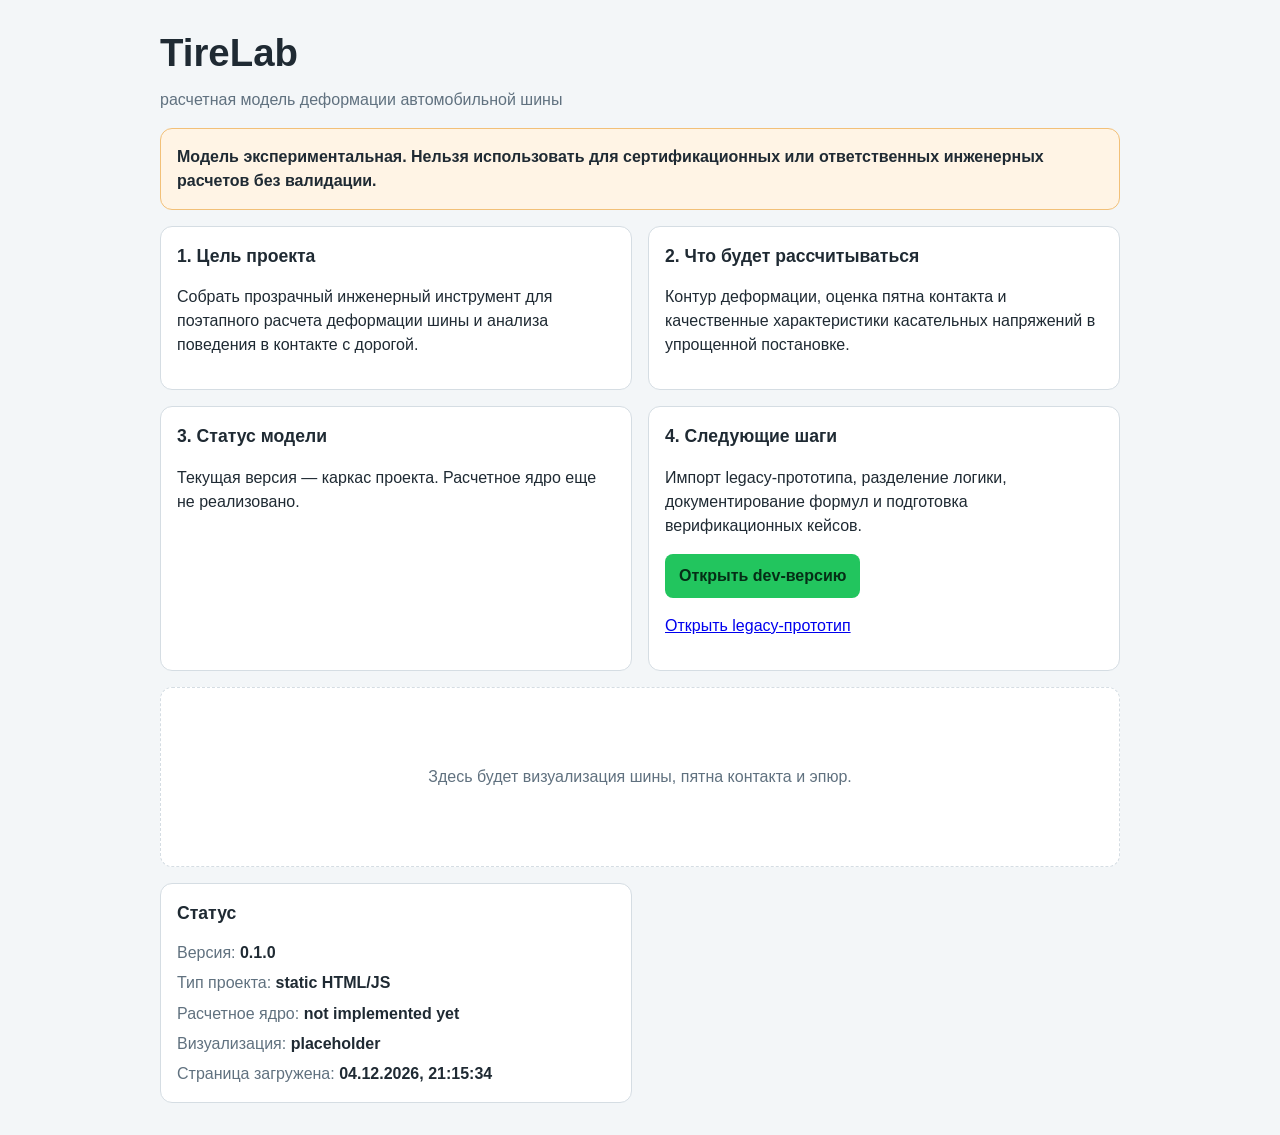
<file: index.html>
<!doctype html>
<html lang="ru">
<head>
  <meta charset="UTF-8" />
  <meta name="viewport" content="width=device-width, initial-scale=1.0" />
  <title>TireLab</title>
  <link rel="stylesheet" href="styles.css" />
</head>
<body>
  <header class="container hero">
    <h1>TireLab</h1>
    <p class="subtitle">расчетная модель деформации автомобильной шины</p>
  </header>

  <main class="container grid">
    <section class="warning" aria-label="Предупреждение">
      <strong>Модель экспериментальная. Нельзя использовать для сертификационных или ответственных инженерных расчетов без валидации.</strong>
    </section>

    <section class="card">
      <h2>1. Цель проекта</h2>
      <p>Собрать прозрачный инженерный инструмент для поэтапного расчета деформации шины и анализа поведения в контакте с дорогой.</p>
    </section>

    <section class="card">
      <h2>2. Что будет рассчитываться</h2>
      <p>Контур деформации, оценка пятна контакта и качественные характеристики касательных напряжений в упрощенной постановке.</p>
    </section>

    <section class="card">
      <h2>3. Статус модели</h2>
      <p>Текущая версия — каркас проекта. Расчетное ядро еще не реализовано.</p>
    </section>

    <section class="card">
      <h2>4. Следующие шаги</h2>
      <p>Импорт legacy-прототипа, разделение логики, документирование формул и подготовка верификационных кейсов.</p>
      <p><a class="dev-button" href="app/index.html">Открыть dev-версию</a></p>
      <p><a href="legacy/tire_reduced_fem_model_original.html">Открыть legacy-прототип</a></p>
    </section>

    <section class="card canvas-placeholder" aria-label="Область визуализации">
      <div>Здесь будет визуализация шины, пятна контакта и эпюр.</div>
    </section>

    <aside class="card status-panel" aria-label="Панель статуса">
      <h2>Статус</h2>
      <ul>
        <li><span>Версия:</span> <strong>0.1.0</strong></li>
        <li><span>Тип проекта:</span> <strong>static HTML/JS</strong></li>
        <li><span>Расчетное ядро:</span> <strong>not implemented yet</strong></li>
        <li><span>Визуализация:</span> <strong>placeholder</strong></li>
        <li><span>Страница загружена:</span> <strong id="load-timestamp">—</strong></li>
      </ul>
    </aside>
  </main>

  <script src="src/app.js"></script>
</body>
</html>
</file>
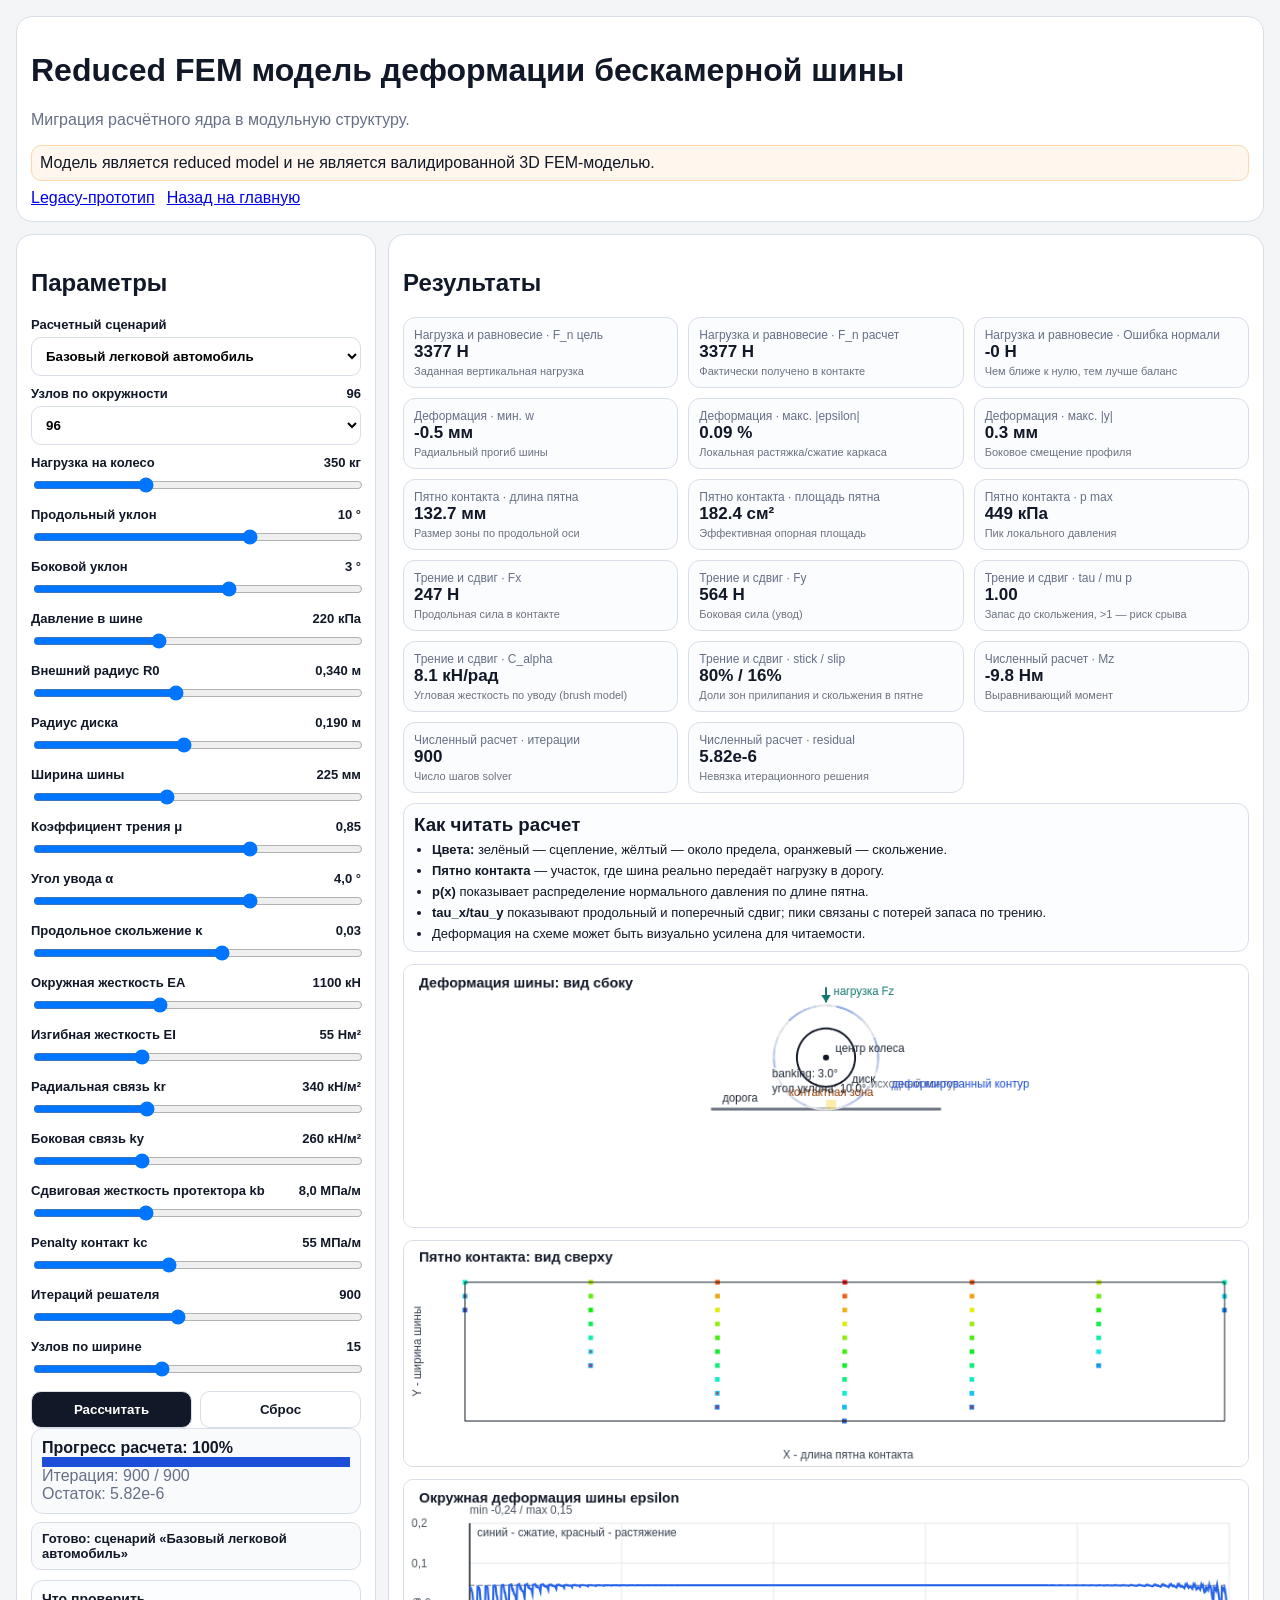
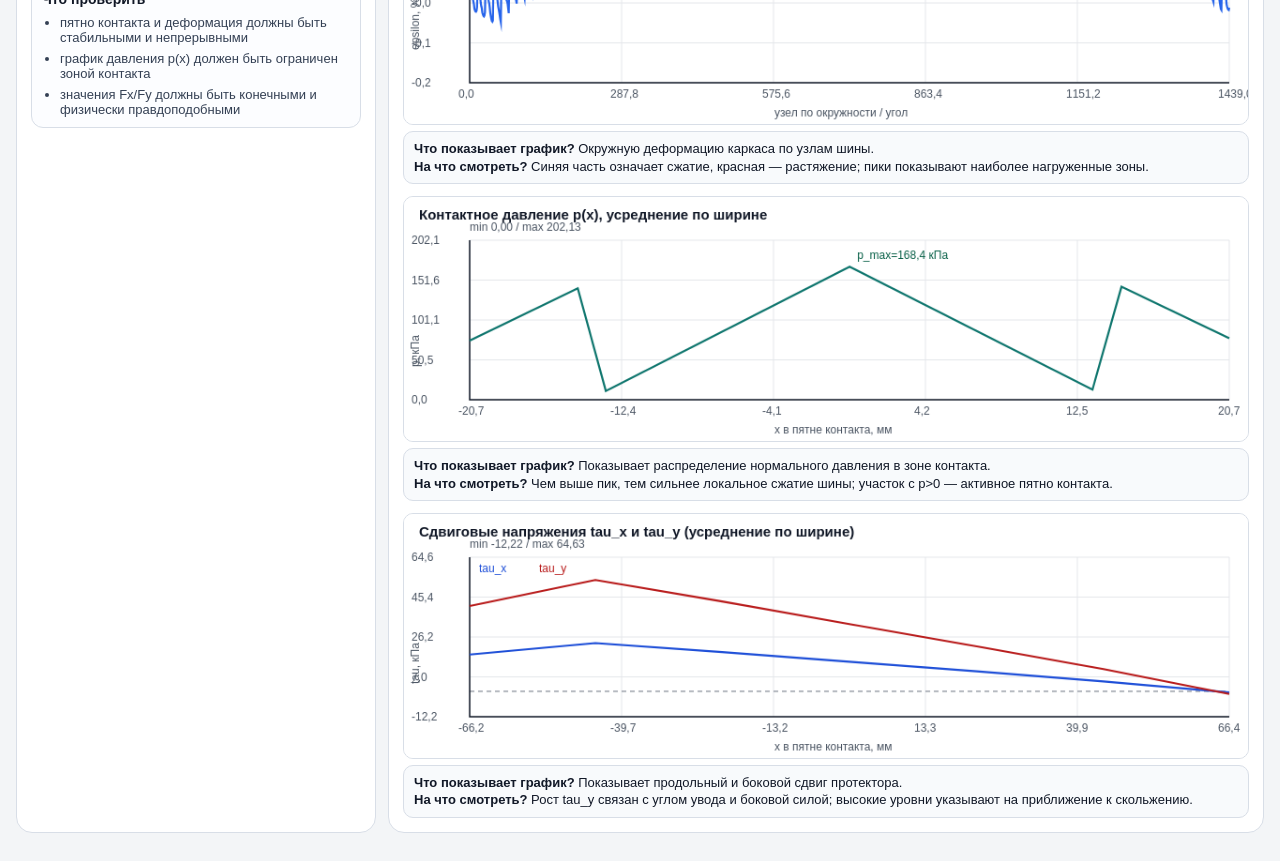
<file: app/index.html>
<!doctype html><html lang="ru"><head><meta charset="UTF-8"/><meta name="viewport" content="width=device-width, initial-scale=1.0"/><title>TireLab — расчет reduced модели</title><link rel="stylesheet" href="app.css"/></head><body><div class="wrap"><div class="card"><h1>Reduced FEM модель деформации бескамерной шины</h1><p class="muted">Миграция расчётного ядра в модульную структуру.</p><div class="warn">Модель является reduced model и не является валидированной 3D FEM-моделью.</div><nav class="top-links"><a href="../legacy/tire_reduced_fem_model_original.html">Legacy-прототип</a><a href="../index.html">Назад на главную</a></nav></div><div class="grid"><aside class="card"><h2>Параметры</h2><div class="row"><label><span>Расчетный сценарий</span></label><select id="presetSelect"></select></div><div class="row"><label><span>Узлов по окружности</span><span id="nodesVal"></span></label><select id="nodes"><option>64</option><option selected>96</option><option>128</option></select></div><div id="controls"></div><div class="btns"><button id="run">Рассчитать</button><button id="reset" class="secondary">Сброс</button></div><div class="progress"><b>Прогресс расчета: <span id="pct">0%</span></b><div class="bar"><div id="bar"></div></div><div class="small muted" id="iter">Итерация: 0 / 0</div><div class="small muted" id="res">Остаток: -</div></div><div class="status" id="statusText">Ожидание запуска…</div><div class="checks"><h3>Что проверить</h3><ul id="presetChecks"></ul></div></aside><main class="card"><h2>Результаты</h2><div id="results" class="stats"></div><section class="howto card-lite"><h3>Как читать расчет</h3><ul><li><b>Цвета:</b> зелёный — сцепление, жёлтый — около предела, оранжевый — скольжение.</li><li><b>Пятно контакта</b> — участок, где шина реально передаёт нагрузку в дорогу.</li><li><b>p(x)</b> показывает распределение нормального давления по длине пятна.</li><li><b>tau_x/tau_y</b> показывают продольный и поперечный сдвиг; пики связаны с потерей запаса по трению.</li><li>Деформация на схеме может быть визуально усилена для читаемости.</li></ul></section><div class="canvas-grid"><canvas id="wheelCanvas" width="900" height="280" aria-label="Деформация шины"></canvas><canvas id="contactPatchCanvas" width="900" height="240" aria-label="Пятно контакта"></canvas><div class="plot-block"><canvas id="strainCanvas" width="900" height="260" aria-label="Окружная деформация epsilon"></canvas><div class="explain"> <b>Что показывает график?</b> Окружную деформацию каркаса по узлам шины.<br><b>На что смотреть?</b> Синяя часть означает сжатие, красная — растяжение; пики показывают наиболее нагруженные зоны.</div></div><div class="plot-block"><canvas id="pressureCanvas" width="900" height="260" aria-label="Контактное давление p(x)"></canvas><div class="explain"><b>Что показывает график?</b> Показывает распределение нормального давления в зоне контакта.<br><b>На что смотреть?</b> Чем выше пик, тем сильнее локальное сжатие шины; участок с p&gt;0 — активное пятно контакта.</div></div><div class="plot-block"><canvas id="shearCanvas" width="900" height="260" aria-label="Сдвиговые напряжения tau_x / tau_y"></canvas><div class="explain"><b>Что показывает график?</b> Показывает продольный и боковой сдвиг протектора.<br><b>На что смотреть?</b> Рост tau_y связан с углом увода и боковой силой; высокие уровни указывают на приближение к скольжению.</div></div></div></main></div></div>
<script src="src/model/params.js"></script><script src="src/model/units.js"></script><script src="src/state.js"></script><script src="src/model/geometry.js"></script><script src="src/model/contact.js"></script><script src="src/model/brush.js"></script><script src="src/model/solver.js"></script><script src="src/model/postprocess.js"></script><script src="src/model/results.js"></script><script src="src/render/colors.js"></script><script src="src/render/wheelView.js"></script><script src="src/render/contactPatchView.js"></script><script src="src/render/plotView.js"></script><script src="src/ui/controls.js"></script><script src="src/ui/presets.js"></script><script src="src/ui/report.js"></script><script src="src/app.js"></script>
</body></html>
</file>
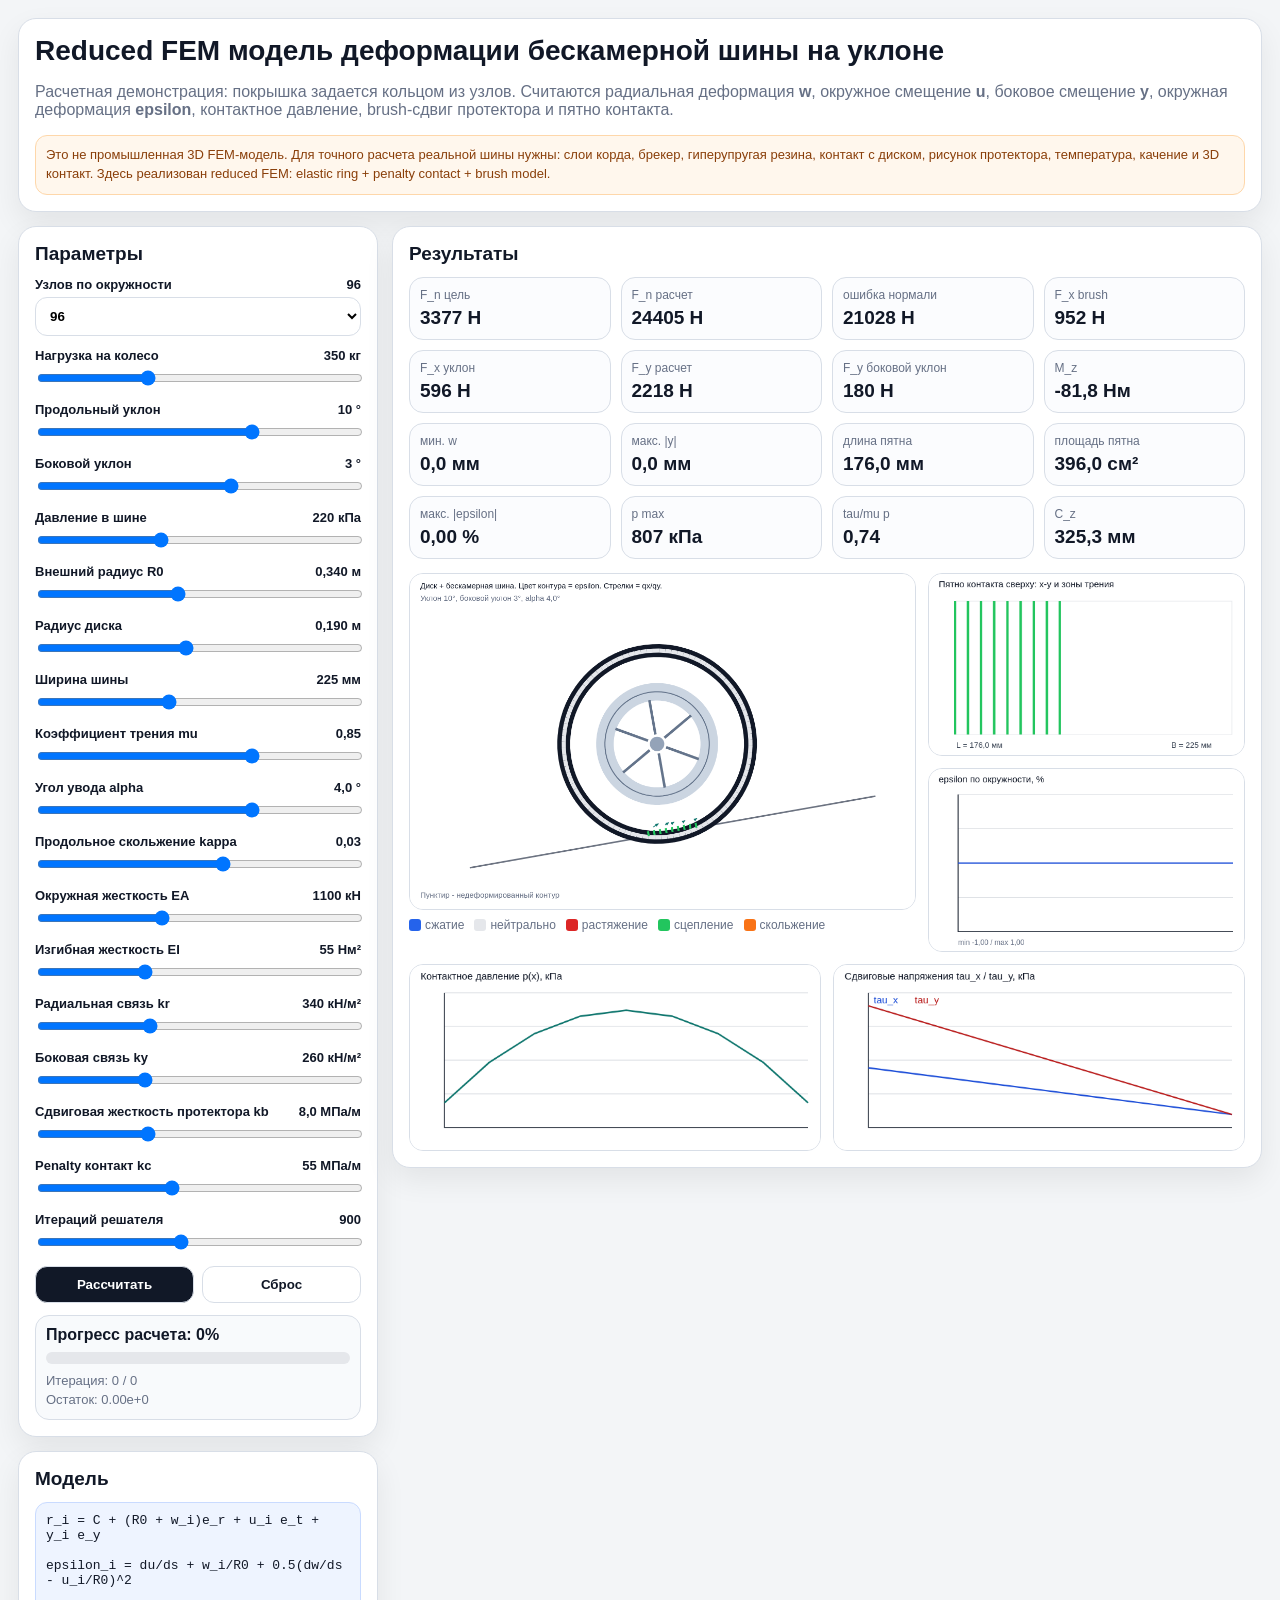
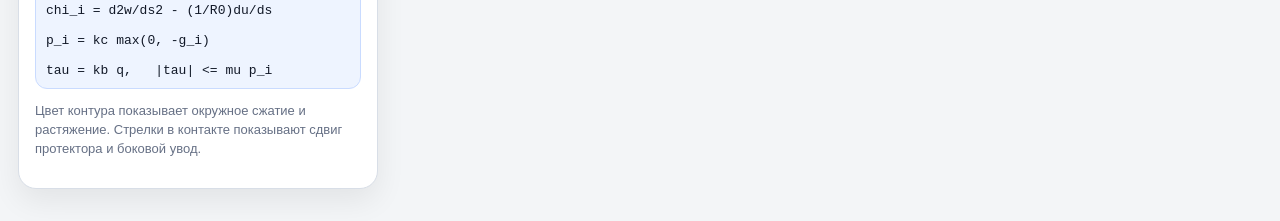
<file: legacy/tire_reduced_fem_model.html>
<!DOCTYPE html>
<html lang="ru">
<head>
<meta charset="UTF-8">
<meta name="viewport" content="width=device-width, initial-scale=1.0">
<title>Reduced FEM - деформация бескамерной шины на уклоне</title>
<style>
:root{--bg:#f3f5f7;--card:#fff;--ink:#111827;--muted:#667085;--line:#d8dee7;--blue:#1d4ed8;--red:#dc2626;--green:#16a34a;--orange:#ea580c}
*{box-sizing:border-box}body{margin:0;background:var(--bg);font-family:Arial,Helvetica,sans-serif;color:var(--ink)}.wrap{max-width:1500px;margin:auto;padding:18px}
.card{background:var(--card);border:1px solid var(--line);border-radius:18px;box-shadow:0 12px 30px rgba(0,0,0,.07);padding:16px;margin-bottom:14px}
h1{margin:0 0 8px;font-size:28px}h2{margin:0 0 12px;font-size:19px}.muted{color:var(--muted)}.small{font-size:13px;line-height:1.45}
.grid{display:grid;grid-template-columns:360px 1fr;gap:14px;align-items:start}.row{margin-bottom:12px}.row label{display:flex;justify-content:space-between;font-weight:700;font-size:13px;margin-bottom:5px}
input[type=range],select,button{width:100%}button,select{border:1px solid var(--line);border-radius:12px;padding:10px;background:#fff;font-weight:700}button{background:#111827;color:white;cursor:pointer}.btns{display:grid;grid-template-columns:1fr 1fr;gap:8px}.secondary{background:white;color:#111827}
.progress{background:#f8fafc;border:1px solid var(--line);border-radius:14px;padding:10px;margin-top:12px}.bar{height:12px;background:#e5e7eb;border-radius:99px;overflow:hidden;margin:8px 0}.bar div{height:100%;width:0%;background:linear-gradient(90deg,#1d4ed8,#0f766e)}
.stats{display:grid;grid-template-columns:repeat(4,minmax(120px,1fr));gap:10px}.stat{background:#fbfcfe;border:1px solid var(--line);border-radius:14px;padding:10px}.stat .k{font-size:12px;color:var(--muted)}.stat .v{font-size:19px;font-weight:800;margin-top:5px}
.viz{display:grid;grid-template-columns:1.6fr 1fr;gap:12px;margin-top:14px}.plots{display:grid;grid-template-columns:1fr 1fr;gap:12px;margin-top:12px}
canvas{width:100%;background:white;border:1px solid var(--line);border-radius:14px;display:block}.formula{white-space:pre-wrap;background:#eef4ff;border:1px solid #c9dbff;border-radius:12px;padding:10px;font-family:"Courier New",monospace;font-size:13px}.warn{background:#fff7ed;border:1px solid #fed7aa;border-radius:12px;padding:10px;color:#8a3f0a}
.legend{font-size:12px;color:var(--muted);margin-top:8px;display:flex;flex-wrap:wrap;gap:10px}.sw{display:inline-block;width:12px;height:12px;border-radius:3px;margin-right:4px;vertical-align:-2px}
@media(max-width:1100px){.grid,.viz{grid-template-columns:1fr}.stats,.plots{grid-template-columns:1fr 1fr}}@media(max-width:650px){.stats,.plots,.btns{grid-template-columns:1fr}h1{font-size:23px}}
</style>
</head>
<body>
<div class="wrap">
<div class="card">
<h1>Reduced FEM модель деформации бескамерной шины на уклоне</h1>
<p class="muted">Расчетная демонстрация: покрышка задается кольцом из узлов. Считаются радиальная деформация <b>w</b>, окружное смещение <b>u</b>, боковое смещение <b>y</b>, окружная деформация <b>epsilon</b>, контактное давление, brush-сдвиг протектора и пятно контакта.</p>
<div class="warn small">Это не промышленная 3D FEM-модель. Для точного расчета реальной шины нужны: слои корда, брекер, гиперупругая резина, контакт с диском, рисунок протектора, температура, качение и 3D контакт. Здесь реализован reduced FEM: elastic ring + penalty contact + brush model.</div>
</div>
<div class="grid">
<aside>
<div class="card">
<h2>Параметры</h2>
<div class="row"><label><span>Узлов по окружности</span><span id="nodesVal"></span></label><select id="nodes"><option>64</option><option selected>96</option><option>128</option></select></div>
<div id="controls"></div>
<div class="btns"><button id="run">Рассчитать</button><button id="reset" class="secondary">Сброс</button></div>
<div class="progress"><b>Прогресс расчета: <span id="pct">0%</span></b><div class="bar"><div id="bar"></div></div><div class="small muted" id="iter">Итерация: 0 / 0</div><div class="small muted" id="res">Остаток: -</div></div>
</div>
<div class="card">
<h2>Модель</h2>
<div class="formula">r_i = C + (R0 + w_i)e_r + u_i e_t + y_i e_y

epsilon_i = du/ds + w_i/R0 + 0.5(dw/ds - u_i/R0)^2

chi_i = d2w/ds2 - (1/R0)du/ds

p_i = kc max(0, -g_i)

tau = kb q,   |tau| <= mu p_i</div>
<p class="small muted">Цвет контура показывает окружное сжатие и растяжение. Стрелки в контакте показывают сдвиг протектора и боковой увод.</p>
</div>
</aside>
<main>
<div class="card">
<h2>Результаты</h2>
<div id="stats" class="stats"></div>
<div class="viz">
<div>
<canvas id="wheel" width="980" height="650"></canvas>
<div class="legend"><span><i class="sw" style="background:#2563eb"></i>сжатие</span><span><i class="sw" style="background:#e5e7eb"></i>нейтрально</span><span><i class="sw" style="background:#dc2626"></i>растяжение</span><span><i class="sw" style="background:#22c55e"></i>сцепление</span><span><i class="sw" style="background:#f97316"></i>скольжение</span></div>
</div>
<div><canvas id="patch" width="520" height="300"></canvas><div style="height:12px"></div><canvas id="strain" width="520" height="300"></canvas></div>
</div>
<div class="plots"><canvas id="pressure" width="620" height="280"></canvas><canvas id="shear" width="620" height="280"></canvas></div>
</div>
</main>
</div>
</div>
<script>
const $=id=>document.getElementById(id);
const defs=[
['mass','Нагрузка на колесо',150,750,10,350,'кг'],['slopeDeg','Продольный уклон',-20,25,1,10,'°'],['bankDeg','Боковой уклон',-15,15,1,3,'°'],
['pressureKPa','Давление в шине',160,320,5,220,'кПа'],['radius','Внешний радиус R0',0.28,0.42,0.005,0.34,'м'],['rimRadius','Радиус диска',0.14,0.25,0.005,0.19,'м'],
['widthMM','Ширина шины',165,315,5,225,'мм'],['mu','Коэффициент трения mu',0.25,1.15,0.05,0.85,''],['slipDeg','Угол увода alpha',-12,12,0.5,4,'°'],
['slipRatio','Продольное скольжение kappa',-0.2,0.2,0.01,0.03,''],['EAkN','Окружная жесткость EA',250,2500,50,1100,'кН'],['EI','Изгибная жесткость EI',5,160,5,55,'Нм²'],
['krkN','Радиальная связь kr',80,850,10,340,'кН/м²'],['kykN','Боковая связь ky',50,700,10,260,'кН/м²'],['treadMPa','Сдвиговая жесткость протектора kb',1,22,0.5,8,'МПа/м'],
['contactMPa','Penalty контакт kc',10,120,5,55,'МПа/м'],['iterations','Итераций решателя',200,1800,100,900,'']];
const controls=$('controls'),inp={},defaults={}; let st=null,run=false,it=0,maxIt=0,lastRes=0;
defs.forEach(d=>{defaults[d[0]]=d[5];let row=document.createElement('div');row.className='row';row.innerHTML=`<label><span>${d[1]}</span><span id="${d[0]}Val"></span></label><input id="${d[0]}" type="range" min="${d[2]}" max="${d[3]}" step="${d[4]}" value="${d[5]}">`;controls.appendChild(row);inp[d[0]]=$(d[0]);inp[d[0]].oninput=()=>{labels();if(!run){init();drawAll();}}});
inp.nodes=$('nodes'); inp.nodes.onchange=()=>{labels();init();drawAll()}; $('run').onclick=calc; $('reset').onclick=()=>{defs.forEach(d=>inp[d[0]].value=d[5]);inp.nodes.value='96';labels();init();drawAll()};
function fd(step){let s=String(step);return s.includes('.')?s.split('.')[1].length:0} function fmt(x,d=1){return Number.isFinite(x)?Number(x).toFixed(d).replace('.',','):'-'}
function labels(){defs.forEach(d=>$(d[0]+'Val').textContent=fmt(+inp[d[0]].value,fd(d[4]))+(d[6]?' '+d[6]:''));$('nodesVal').textContent=inp.nodes.value}
function params(){let p={};defs.forEach(d=>p[d[0]]=+inp[d[0]].value);p.N=+inp.nodes.value;p.g=9.81;p.W=p.mass*p.g;p.slope=p.slopeDeg*Math.PI/180;p.bank=p.bankDeg*Math.PI/180;p.alpha=p.slipDeg*Math.PI/180;p.R0=p.radius;p.Rrim=Math.min(p.rimRadius,p.radius*.78);p.b=p.widthMM/1000;p.pressure=p.pressureKPa*1000;p.EA=p.EAkN*1000;p.kr=p.krkN*1000;p.ky=p.kykN*1000;p.kt=p.kr*.5;p.kb=p.treadMPa*1e6;p.kc=p.contactMPa*1e6;p.Ntarget=p.W*Math.cos(p.slope)*Math.cos(p.bank);p.FxGrade=p.W*Math.sin(p.slope);p.FyReq=p.W*Math.sin(p.bank);p.dphi=2*Math.PI/p.N;p.ds=p.R0*p.dphi;p.Tp=p.pressure*p.b*p.R0;return p}
function init(){let p=params(),N=p.N,phi=new Float64Array(N),w=new Float64Array(N),u=new Float64Array(N),y=new Float64Array(N);for(let i=0;i<N;i++)phi[i]=i*p.dphi;let dz=Math.min(.06,Math.max(.004,p.Ntarget/230000));st={p,phi,w,u,y,Cz:p.R0-dz};it=0;maxIt=p.iterations;derive();progress(0,0,0)}
function calc(){if(run)return;init();run=true;$('run').disabled=true;$('reset').disabled=true;const chunk=()=>{for(let k=0;k<10&&it<maxIt;k++){lastRes=iterate();it++}derive();drawAll();progress(it,maxIt,lastRes);if(it<maxIt)requestAnimationFrame(chunk);else{run=false;$('run').disabled=false;$('reset').disabled=false}};requestAnimationFrame(chunk)}
function geom(){let p=st.p,N=p.N,x=new Float64Array(N),z=new Float64Array(N),pen=new Float64Array(N),pc=new Float64Array(N),Fn=0,c=0,xmin=1e9,xmax=-1e9,maxPen=0;for(let i=0;i<N;i++){let ph=st.phi[i],erx=Math.sin(ph),erz=-Math.cos(ph),etx=Math.cos(ph),etz=Math.sin(ph);x[i]=(p.R0+st.w[i])*erx+st.u[i]*etx;z[i]=st.Cz+(p.R0+st.w[i])*erz+st.u[i]*etz;pen[i]=Math.max(0,-z[i]);pc[i]=p.kc*pen[i];if(pen[i]>1e-8){c++;Fn+=pc[i]*p.b*p.ds;xmin=Math.min(xmin,x[i]);xmax=Math.max(xmax,x[i]);maxPen=Math.max(maxPen,pen[i])}}if(!c){xmin=0;xmax=0}return{x,z,pen,pc,Fn,c,xmin,xmax,maxPen}}
function fields(g){let p=st.p,N=p.N,eps=new Float64Array(N),chi=new Float64Array(N),duf=new Float64Array(N),qx=new Float64Array(N),qy=new Float64Array(N),tx=new Float64Array(N),ty=new Float64Array(N),slip=new Uint8Array(N),Fx=0,Fy=0,Mz=0,maxE=0,maxR=0,L=Math.max(g.xmax-g.xmin,1e-9),xc=.5*(g.xmax+g.xmin);for(let i=0;i<N;i++){let im=(i-1+N)%N,ip=(i+1)%N,du=(st.u[ip]-st.u[im])/(2*p.ds),dw=(st.w[ip]-st.w[im])/(2*p.ds),d2=(st.w[ip]-2*st.w[i]+st.w[im])/(p.ds*p.ds);eps[i]=du+st.w[i]/p.R0+.5*Math.pow(dw-st.u[i]/p.R0,2);chi[i]=d2-du/p.R0;duf[i]=-du/Math.max(p.ds,1e-9)-st.u[i]/(p.R0*p.R0);maxE=Math.max(maxE,Math.abs(eps[i]))}
for(let i=0;i<N;i++){if(g.pen[i]<=0)continue;let ph=st.phi[i],erx=Math.sin(ph),etx=Math.cos(ph),carX=st.w[i]*erx+st.u[i]*etx,l=Math.max(0,g.xmax-g.x[i]);qx[i]=p.slipRatio*l-carX;qy[i]=Math.tan(p.alpha)*l-st.y[i];let a=p.kb*qx[i],b=p.kb*qy[i],lim=p.mu*g.pc[i],mag=Math.hypot(a,b),r=lim>0?mag/lim:0;if(mag>lim&&mag>1e-12){a=lim*a/mag;b=lim*b/mag;slip[i]=2;r=1}else slip[i]=r>.75?1:0;tx[i]=a;ty[i]=b;Fx+=a*p.b*p.ds;Fy+=b*p.b*p.ds;Mz+=(g.x[i]-xc)*b*p.b*p.ds;maxR=Math.max(maxR,r)}return{eps,chi,duf,qx,qy,tx,ty,slip,Fx,Fy,Mz,maxE,maxR,L}}
function derive(){let g=geom(),f=fields(g),p=st.p;st.g=g;st.f=f;st.s={Fn:g.Fn,err:g.Fn-p.Ntarget,Fx:f.Fx,Fy:f.Fy,Mz:f.Mz,L:g.c?g.xmax-g.xmin:0,A:(g.c?g.xmax-g.xmin:0)*p.b,wmin:Math.min(...Array.from(st.w)),wmax:Math.max(...Array.from(st.w)),ymax:maxAbs(st.y),emax:maxAbs(f.eps),pmax:maxAbs(g.pc),ratio:f.maxR}}
function maxAbs(a){let m=0;for(let v of a)m=Math.max(m,Math.abs(v));return m} function clamp(x,a,b){return Math.min(b,Math.max(a,x))}
function iterate(){let p=st.p,N=p.N,ds=p.ds,w=st.w,u=st.u,y=st.y,g=geom(),f=fields(g),wn=new Float64Array(N),un=new Float64Array(N),yn=new Float64Array(N),T=Math.max(600,p.Tp+.002*p.EA),Ty=Math.max(300,.35*T),contactExtra=p.kc*p.b*ds,treadExtra=p.kb*p.b*ds,denW=p.kr*ds+2*T/ds+6*p.EI/Math.pow(ds,3)+.35*contactExtra,denU=p.kt*ds+2*T/ds+.35*treadExtra,denY=p.ky*ds+2*Ty/ds+.35*treadExtra,maxU=0;
for(let i=0;i<N;i++){let im2=(i-2+N)%N,im=(i-1+N)%N,ip=(i+1)%N,ip2=(i+2)%N,ph=st.phi[i],erx=Math.sin(ph),erz=-Math.cos(ph),etx=Math.cos(ph),etz=Math.sin(ph),lapW=w[ip]-2*w[i]+w[im],biW=w[im2]-4*w[im]+6*w[i]-4*w[ip]+w[ip2],lapU=u[ip]-2*u[i]+u[im],lapY=y[ip]-2*y[i]+y[im];
let Fw=T*lapW/ds-p.EI*biW/Math.pow(ds,3)-p.kr*w[i]*ds-p.EA*f.eps[i]*ds/Math.max(p.R0,1e-6),Fu=T*lapU/ds-p.kt*u[i]*ds-.12*p.EA*f.duf[i]*ds,Fy=Ty*lapY/ds-p.ky*y[i]*ds;
if(g.pen[i]>0){let Fn=g.pc[i]*p.b*ds;Fw+=Fn*erz;Fu+=Fn*etz;let Fx=f.tx[i]*p.b*ds,Fyn=f.ty[i]*p.b*ds;Fw+=Fx*erx;Fu+=Fx*etx;Fy+=Fyn}
let dw=.55*Fw/(denW+(g.pen[i]>0?contactExtra:0)),du=.55*Fu/(denU+(g.pen[i]>0?treadExtra:0)),dy=.55*Fy/(denY+(g.pen[i]>0?treadExtra:0));wn[i]=clamp(w[i]+dw,-.18*p.R0,.08*p.R0);un[i]=clamp(u[i]+du,-.10*p.R0,.10*p.R0);yn[i]=clamp(y[i]+dy,-.12*p.R0,.12*p.R0);maxU=Math.max(maxU,Math.abs(dw),Math.abs(du),Math.abs(dy))}
zeroMean(un);zeroMean(yn);damp(w,wn,.82);damp(u,un,.84);damp(y,yn,.86);let k=Math.max(g.c*p.kc*p.b*ds,p.kc*p.b*ds),err=p.Ntarget-g.Fn,dz=clamp(-.42*err/k,-.0025,.0025);st.Cz=clamp(st.Cz+dz,p.R0*.72,p.R0*1.03);return Math.abs(err)/Math.max(p.Ntarget,1)+maxU/Math.max(.001,p.R0)}
function damp(a,b,keep){for(let i=0;i<a.length;i++)a[i]=keep*a[i]+(1-keep)*b[i]} function zeroMean(a){let m=0;for(let v of a)m+=v;m/=a.length;for(let i=0;i<a.length;i++)a[i]-=m}
function progress(i,m,r){let pct=m?Math.round(100*i/m):0;$('bar').style.width=pct+'%';$('pct').textContent=pct+'%';$('iter').textContent=`Итерация: ${i} / ${m}`;$('res').textContent=`Остаток: ${Number.isFinite(r)?r.toExponential(2):'-'}`}
function drawAll(){derive();stats();drawWheel();drawPatch();drawStrain();drawPressure();drawShear()}
function stats(){let p=st.p,s=st.s,arr=[['F_n цель',fmt(p.Ntarget,0)+' Н'],['F_n расчет',fmt(s.Fn,0)+' Н'],['ошибка нормали',fmt(s.err,0)+' Н'],['F_x brush',fmt(s.Fx,0)+' Н'],['F_x уклон',fmt(p.FxGrade,0)+' Н'],['F_y расчет',fmt(s.Fy,0)+' Н'],['F_y боковой уклон',fmt(p.FyReq,0)+' Н'],['M_z',fmt(s.Mz,1)+' Нм'],['мин. w',fmt(1000*s.wmin,1)+' мм'],['макс. |y|',fmt(1000*s.ymax,1)+' мм'],['длина пятна',fmt(1000*s.L,1)+' мм'],['площадь пятна',fmt(1e4*s.A,1)+' см²'],['макс. |epsilon|',fmt(100*s.emax,2)+' %'],['p max',fmt(s.pmax/1000,0)+' кПа'],['tau/mu p',fmt(s.ratio,2)],['C_z',fmt(1000*st.Cz,1)+' мм']];$('stats').innerHTML=arr.map(x=>`<div class="stat"><div class="k">${x[0]}</div><div class="v">${x[1]}</div></div>`).join('')}
function mapper(c){let p=st.p,scale=Math.min(c.width,c.height)*.82,O={x:c.width*.52,y:c.height*.77},t={x:Math.cos(p.slope),y:-Math.sin(p.slope)},n={x:-Math.sin(p.slope),y:-Math.cos(p.slope)};return(x,z)=>({x:O.x+scale*(x*t.x+z*n.x),y:O.y+scale*(x*t.y+z*n.y)})}
function drawWheel(){let c=$('wheel'),ctx=c.getContext('2d'),p=st.p,map=mapper(c);ctx.clearRect(0,0,c.width,c.height);ctx.fillStyle='white';ctx.fillRect(0,0,c.width,c.height);let A=map(-.75,0),B=map(.75,0);ctx.strokeStyle='#6b7280';ctx.lineWidth=3;ctx.beginPath();ctx.moveTo(A.x,A.y);ctx.lineTo(B.x,B.y);ctx.stroke();let out=[],ref=[],rim=[];for(let i=0;i<p.N;i++){let ph=st.phi[i],erx=Math.sin(ph),erz=-Math.cos(ph),etx=Math.cos(ph),etz=Math.sin(ph);ref.push(map(p.R0*erx,st.Cz+p.R0*erz));out.push(map((p.R0+st.w[i])*erx+st.u[i]*etx,st.Cz+(p.R0+st.w[i])*erz+st.u[i]*etz));rim.push(map(p.Rrim*erx,st.Cz+p.Rrim*erz))}
path(ctx,ref,'rgba(17,24,39,.25)',2,true);path(ctx,out,'#111827',25,false);for(let i=0;i<p.N;i++){let j=(i+1)%p.N;ctx.strokeStyle=epsColor(st.f.eps[i],st.f.maxE);ctx.lineWidth=8;ctx.beginPath();ctx.moveTo(out[i].x,out[i].y);ctx.lineTo(out[j].x,out[j].y);ctx.stroke()}path(ctx,rim,'#cbd5e1',34,false);path(ctx,rim,'#64748b',2,false);let C=map(0,st.Cz);ctx.fillStyle='#94a3b8';ctx.beginPath();ctx.arc(C.x,C.y,14,0,7);ctx.fill();for(let k=0;k<6;k++){let a=k*Math.PI/3,A=map(.035*Math.sin(a),st.Cz-.035*Math.cos(a)),B=map(p.Rrim*.85*Math.sin(a),st.Cz-p.Rrim*.85*Math.cos(a));ctx.strokeStyle='#64748b';ctx.lineWidth=5;ctx.beginPath();ctx.moveTo(A.x,A.y);ctx.lineTo(B.x,B.y);ctx.stroke()}
let cnt=0;for(let i=0;i<p.N;i++)if(st.g.pen[i]>0){let a=map(st.g.x[i],0),b=map(st.g.x[i],.018);ctx.strokeStyle=st.f.slip[i]===2?'#f97316':'#22c55e';ctx.lineWidth=4;ctx.beginPath();ctx.moveTo(a.x,a.y);ctx.lineTo(b.x,b.y);ctx.stroke();if(cnt++%2===0){let base=map(st.g.x[i],.03),len=clamp(Math.hypot(st.f.qx[i],st.f.qy[i])*900,4,32),dx=len*Math.cos(p.slope)*Math.sign(st.f.qx[i]||1),dy=-len*Math.sin(p.slope)*Math.sign(st.f.qx[i]||1)-.45*len*Math.sign(st.f.qy[i]||1);arrow(ctx,base.x,base.y,base.x+dx,base.y+dy)}}
ctx.fillStyle='#111827';ctx.font='15px Arial';ctx.fillText('Диск + бескамерная шина. Цвет контура = epsilon. Стрелки = qx/qy.',20,28);ctx.fillStyle='#667085';ctx.fillText(`Уклон ${fmt(p.slopeDeg,0)}°, боковой уклон ${fmt(p.bankDeg,0)}°, alpha ${fmt(p.slipDeg,1)}°`,20,52);ctx.fillText('Пунктир - недеформированный контур',20,c.height-22)}
function path(ctx,pts,col,lw,dash){ctx.save();ctx.strokeStyle=col;ctx.lineWidth=lw;ctx.lineJoin='round';ctx.lineCap='round';if(dash)ctx.setLineDash([8,8]);ctx.beginPath();ctx.moveTo(pts[0].x,pts[0].y);for(let i=1;i<pts.length;i++)ctx.lineTo(pts[i].x,pts[i].y);ctx.closePath();ctx.stroke();ctx.restore()}
function epsColor(e,m){m=Math.max(m,.002);let t=clamp(e/m,-1,1);if(t<-.08)return mix('#e5e7eb','#2563eb',-t);if(t>.08)return mix('#e5e7eb','#dc2626',t);return '#e5e7eb'} function mix(a,b,t){let A=hex(a),B=hex(b),C=A.map((v,i)=>Math.round(v+(B[i]-v)*t));return`rgb(${C[0]},${C[1]},${C[2]})`} function hex(s){let n=parseInt(s.slice(1),16);return[(n>>16)&255,(n>>8)&255,n&255]}
function arrow(ctx,x1,y1,x2,y2){let a=Math.atan2(y2-y1,x2-x1);ctx.strokeStyle='#0f766e';ctx.fillStyle='#0f766e';ctx.lineWidth=1.7;ctx.beginPath();ctx.moveTo(x1,y1);ctx.lineTo(x2,y2);ctx.stroke();ctx.beginPath();ctx.moveTo(x2,y2);ctx.lineTo(x2-7*Math.cos(a-.45),y2-7*Math.sin(a-.45));ctx.lineTo(x2-7*Math.cos(a+.45),y2-7*Math.sin(a+.45));ctx.closePath();ctx.fill()}
function drawPatch(){let c=$('patch'),ctx=c.getContext('2d'),p=st.p,ids=[];ctx.clearRect(0,0,c.width,c.height);ctx.fillStyle='white';ctx.fillRect(0,0,c.width,c.height);ctx.fillStyle='#111827';ctx.font='15px Arial';ctx.fillText('Пятно контакта сверху: x-y и зоны трения',16,22);for(let i=0;i<p.N;i++)if(st.g.pen[i]>0)ids.push(i);if(ids.length<2){ctx.fillStyle='#667085';ctx.fillText('Контакт не найден',16,60);return}ids.sort((a,b)=>st.g.x[a]-st.g.x[b]);let left=45,right=20,top=45,bottom=34,xmin=st.g.xmin,xmax=st.g.xmax,ymin=-p.b/2-st.s.ymax,ymax=p.b/2+st.s.ymax,scale=Math.min((c.width-left-right)/Math.max(xmax-xmin,1e-6),(c.height-top-bottom)/Math.max(ymax-ymin,1e-6)),X=x=>left+(x-xmin)*scale,Y=y=>c.height-bottom-(y-ymin)*scale;ctx.strokeStyle='#e5e7eb';ctx.strokeRect(left,top,c.width-left-right,c.height-top-bottom);for(let i of ids){let x0=X(st.g.x[i])-2,y1=Y(st.y[i]-p.b/2),y2=Y(st.y[i]+p.b/2);ctx.strokeStyle=st.f.slip[i]===2?'#f97316':(st.f.slip[i]===1?'#facc15':'#22c55e');ctx.lineWidth=4;ctx.beginPath();ctx.moveTo(x0,y1);ctx.lineTo(x0,y2);ctx.stroke()}ctx.fillStyle='#374151';ctx.font='13px Arial';ctx.fillText(`L = ${fmt(1000*st.s.L,1)} мм`,left,c.height-12);ctx.fillText(`B = ${fmt(1000*p.b,0)} мм`,c.width-120,c.height-12)}
function axes(ctx,L,T,W,H){ctx.strokeStyle='#d1d5db';ctx.lineWidth=1;for(let i=0;i<=4;i++){let y=T+H*i/4;ctx.beginPath();ctx.moveTo(L,y);ctx.lineTo(L+W,y);ctx.stroke()}ctx.strokeStyle='#111827';ctx.lineWidth=1.5;ctx.beginPath();ctx.moveTo(L,T);ctx.lineTo(L,T+H);ctx.lineTo(L+W,T+H);ctx.stroke()}
function plotLine(canvas,data,title,color){let c=$(canvas),ctx=c.getContext('2d');ctx.clearRect(0,0,c.width,c.height);ctx.fillStyle='white';ctx.fillRect(0,0,c.width,c.height);ctx.fillStyle='#111827';ctx.font='15px Arial';ctx.fillText(title,16,22);let L=48,R=18,T=42,B=32,W=c.width-L-R,H=c.height-T-B,min=Math.min(...data),max=Math.max(...data);if(Math.abs(max-min)<1e-9){max++;min--}axes(ctx,L,T,W,H);ctx.strokeStyle=color;ctx.lineWidth=2;ctx.beginPath();data.forEach((v,i)=>{let x=L+W*i/Math.max(data.length-1,1),y=T+H-H*(v-min)/(max-min);if(i===0)ctx.moveTo(x,y);else ctx.lineTo(x,y)});ctx.stroke();ctx.fillStyle='#667085';ctx.font='12px Arial';ctx.fillText(`min ${fmt(min,2)} / max ${fmt(max,2)}`,L,c.height-10)}
function drawStrain(){plotLine('strain',Array.from(st.f.eps).map(v=>100*v),'epsilon по окружности, %','#1d4ed8')}
function plotXY(canvas,pts,title,color){let c=$(canvas),ctx=c.getContext('2d');ctx.clearRect(0,0,c.width,c.height);ctx.fillStyle='white';ctx.fillRect(0,0,c.width,c.height);ctx.fillStyle='#111827';ctx.font='15px Arial';ctx.fillText(title,16,22);let L=52,R=18,T=42,B=34,W=c.width-L-R,H=c.height-T-B;axes(ctx,L,T,W,H);if(pts.length<2)return;pts.sort((a,b)=>a[0]-b[0]);let xs=pts.map(p=>p[0]),ys=pts.map(p=>p[1]),xmin=Math.min(...xs),xmax=Math.max(...xs),ymin=Math.min(0,Math.min(...ys)),ymax=Math.max(1,Math.max(...ys)*1.15);ctx.strokeStyle=color;ctx.lineWidth=2.5;ctx.beginPath();pts.forEach((pt,i)=>{let x=L+W*(pt[0]-xmin)/Math.max(xmax-xmin,1e-9),y=T+H-H*(pt[1]-ymin)/(ymax-ymin);if(i===0)ctx.moveTo(x,y);else ctx.lineTo(x,y)});ctx.stroke()}
function drawPressure(){let pts=[];for(let i=0;i<st.p.N;i++)if(st.g.pen[i]>0)pts.push([st.g.x[i],st.g.pc[i]/1000]);plotXY('pressure',pts,'Контактное давление p(x), кПа','#0f766e')}
function drawShear(){let c=$('shear'),ctx=c.getContext('2d'),tx=[],ty=[];for(let i=0;i<st.p.N;i++)if(st.g.pen[i]>0){tx.push([st.g.x[i],st.f.tx[i]/1000]);ty.push([st.g.x[i],st.f.ty[i]/1000])}ctx.clearRect(0,0,c.width,c.height);ctx.fillStyle='white';ctx.fillRect(0,0,c.width,c.height);ctx.fillStyle='#111827';ctx.font='15px Arial';ctx.fillText('Сдвиговые напряжения tau_x / tau_y, кПа',16,22);let L=52,R=18,T=42,B=34,W=c.width-L-R,H=c.height-T-B;axes(ctx,L,T,W,H);if(tx.length<2)return;let all=tx.concat(ty),xs=all.map(p=>p[0]),ys=all.map(p=>p[1]),xmin=Math.min(...xs),xmax=Math.max(...xs),ymin=Math.min(...ys),ymax=Math.max(...ys),pad=.12*Math.max(1,ymax-ymin);ymin-=pad;ymax+=pad;series(ctx,tx,L,T,W,H,xmin,xmax,ymin,ymax,'#1d4ed8');series(ctx,ty,L,T,W,H,xmin,xmax,ymin,ymax,'#b91c1c');ctx.fillStyle='#1d4ed8';ctx.fillText('tau_x',L+8,T+16);ctx.fillStyle='#b91c1c';ctx.fillText('tau_y',L+70,T+16)}
function series(ctx,pts,L,T,W,H,xmin,xmax,ymin,ymax,color){ctx.strokeStyle=color;ctx.lineWidth=2.2;ctx.beginPath();pts.forEach((pt,i)=>{let x=L+W*(pt[0]-xmin)/Math.max(xmax-xmin,1e-9),y=T+H-H*(pt[1]-ymin)/Math.max(ymax-ymin,1e-9);if(i===0)ctx.moveTo(x,y);else ctx.lineTo(x,y)});ctx.stroke()}
labels();init();drawAll();
</script>
</body>
</html>
</file>
<file: styles.css>
:root {
  --bg: #f3f6f8;
  --card: #ffffff;
  --text: #1f2a33;
  --muted: #60717f;
  --border: #d5dde3;
  --accent: #2a6f97;
  --warn-bg: #fff4e5;
  --warn-border: #f2c078;
}

* {
  box-sizing: border-box;
}

body {
  margin: 0;
  font-family: "Segoe UI", Roboto, Arial, sans-serif;
  color: var(--text);
  background: var(--bg);
  line-height: 1.5;
}

.container {
  width: min(100% - 2rem, 960px);
  margin-inline: auto;
}

.hero {
  padding: 1.5rem 0 1rem;
}

h1 {
  margin: 0;
  font-size: clamp(1.8rem, 4vw, 2.4rem);
}

.subtitle {
  margin: 0.4rem 0 0;
  color: var(--muted);
}

.grid {
  display: grid;
  gap: 1rem;
  padding-bottom: 2rem;
}

.card,
.warning {
  background: var(--card);
  border: 1px solid var(--border);
  border-radius: 12px;
  padding: 1rem;
}

.warning {
  border-color: var(--warn-border);
  background: var(--warn-bg);
}

.card h2 {
  margin-top: 0;
  font-size: 1.1rem;
}

.canvas-placeholder {
  min-height: 180px;
  display: grid;
  place-items: center;
  text-align: center;
  border-style: dashed;
  color: var(--muted);
}

.status-panel ul {
  list-style: none;
  margin: 0;
  padding: 0;
  display: grid;
  gap: 0.4rem;
}

.status-panel li span {
  color: var(--muted);
}

@media (min-width: 760px) {
  .grid {
    grid-template-columns: 1fr 1fr;
  }

  .warning,
  .canvas-placeholder {
    grid-column: 1 / -1;
  }
}

.dev-button { display:inline-block; padding:10px 14px; background:#22c55e; color:#052e16; border-radius:8px; font-weight:700; text-decoration:none; }
</file>
<file: app/app.css>
:root{--bg:#f3f5f7;--card:#fff;--ink:#111827;--muted:#667085;--line:#d8dee7}*{box-sizing:border-box}body{margin:0;background:var(--bg);font-family:Arial,Helvetica,sans-serif;color:var(--ink)}.wrap{max-width:1400px;margin:auto;padding:16px}.card{background:#fff;border:1px solid var(--line);border-radius:16px;padding:14px;margin-bottom:12px}.grid{display:grid;grid-template-columns:360px 1fr;gap:12px}.row{margin-bottom:10px}.row label{display:flex;justify-content:space-between;font-weight:700;font-size:13px;margin-bottom:5px}input[type=range],select,button{width:100%}button,select{border:1px solid var(--line);border-radius:10px;padding:10px;background:#fff;font-weight:700}button{background:#111827;color:#fff}.btns{display:grid;grid-template-columns:1fr 1fr;gap:8px}.secondary{background:#fff;color:#111827}.progress{background:#f8fafc;border:1px solid var(--line);border-radius:12px;padding:10px}.bar{height:10px;background:#e5e7eb;border-radius:99px}.bar div{height:100%;width:0;background:#1d4ed8}.stats{display:grid;grid-template-columns:repeat(3,minmax(120px,1fr));gap:10px}.stat{background:#fbfcfe;border:1px solid var(--line);border-radius:12px;padding:10px}.k{font-size:12px;color:var(--muted)}.v{font-size:17px;font-weight:700}.hint{font-size:11px;color:#6b7280;margin-top:3px}.warn{background:#fff7ed;border:1px solid #fed7aa;padding:8px;border-radius:10px}.top-links{display:flex;gap:12px;margin-top:8px}.muted{color:var(--muted)}
.canvas-grid{display:grid;grid-template-columns:1fr;gap:12px;margin-top:12px}.canvas-grid canvas{width:100%;height:auto;border:1px solid var(--line);border-radius:10px;background:#fff}
.plot-block{display:grid;grid-template-columns:1fr;gap:6px}.explain{font-size:13px;line-height:1.35;background:#f8fafc;border:1px solid var(--line);border-radius:10px;padding:8px 10px}.howto{margin-top:10px}.card-lite{background:#fcfdff;border:1px solid var(--line);border-radius:12px;padding:10px}.howto h3{margin:0 0 6px}.howto ul{margin:0;padding-left:18px;display:grid;gap:6px;font-size:13px}
.status{margin-top:8px;padding:8px 10px;border:1px solid var(--line);border-radius:10px;background:#f8fafc;font-size:13px;font-weight:700}.checks{margin-top:10px;padding:10px;border:1px solid var(--line);border-radius:12px;background:#fcfdff}.checks h3{margin:0 0 8px;font-size:14px}.checks ul{margin:0;padding-left:18px;display:grid;gap:6px}.checks li{font-size:13px;color:#344054}
@media (max-width:980px){.grid{grid-template-columns:1fr}.stats{grid-template-columns:repeat(2,minmax(120px,1fr))}}
@media (max-width:640px){.stats{grid-template-columns:1fr}.btns{grid-template-columns:1fr}.canvas-grid canvas{min-height:220px}.explain{font-size:14px}}
</file>
